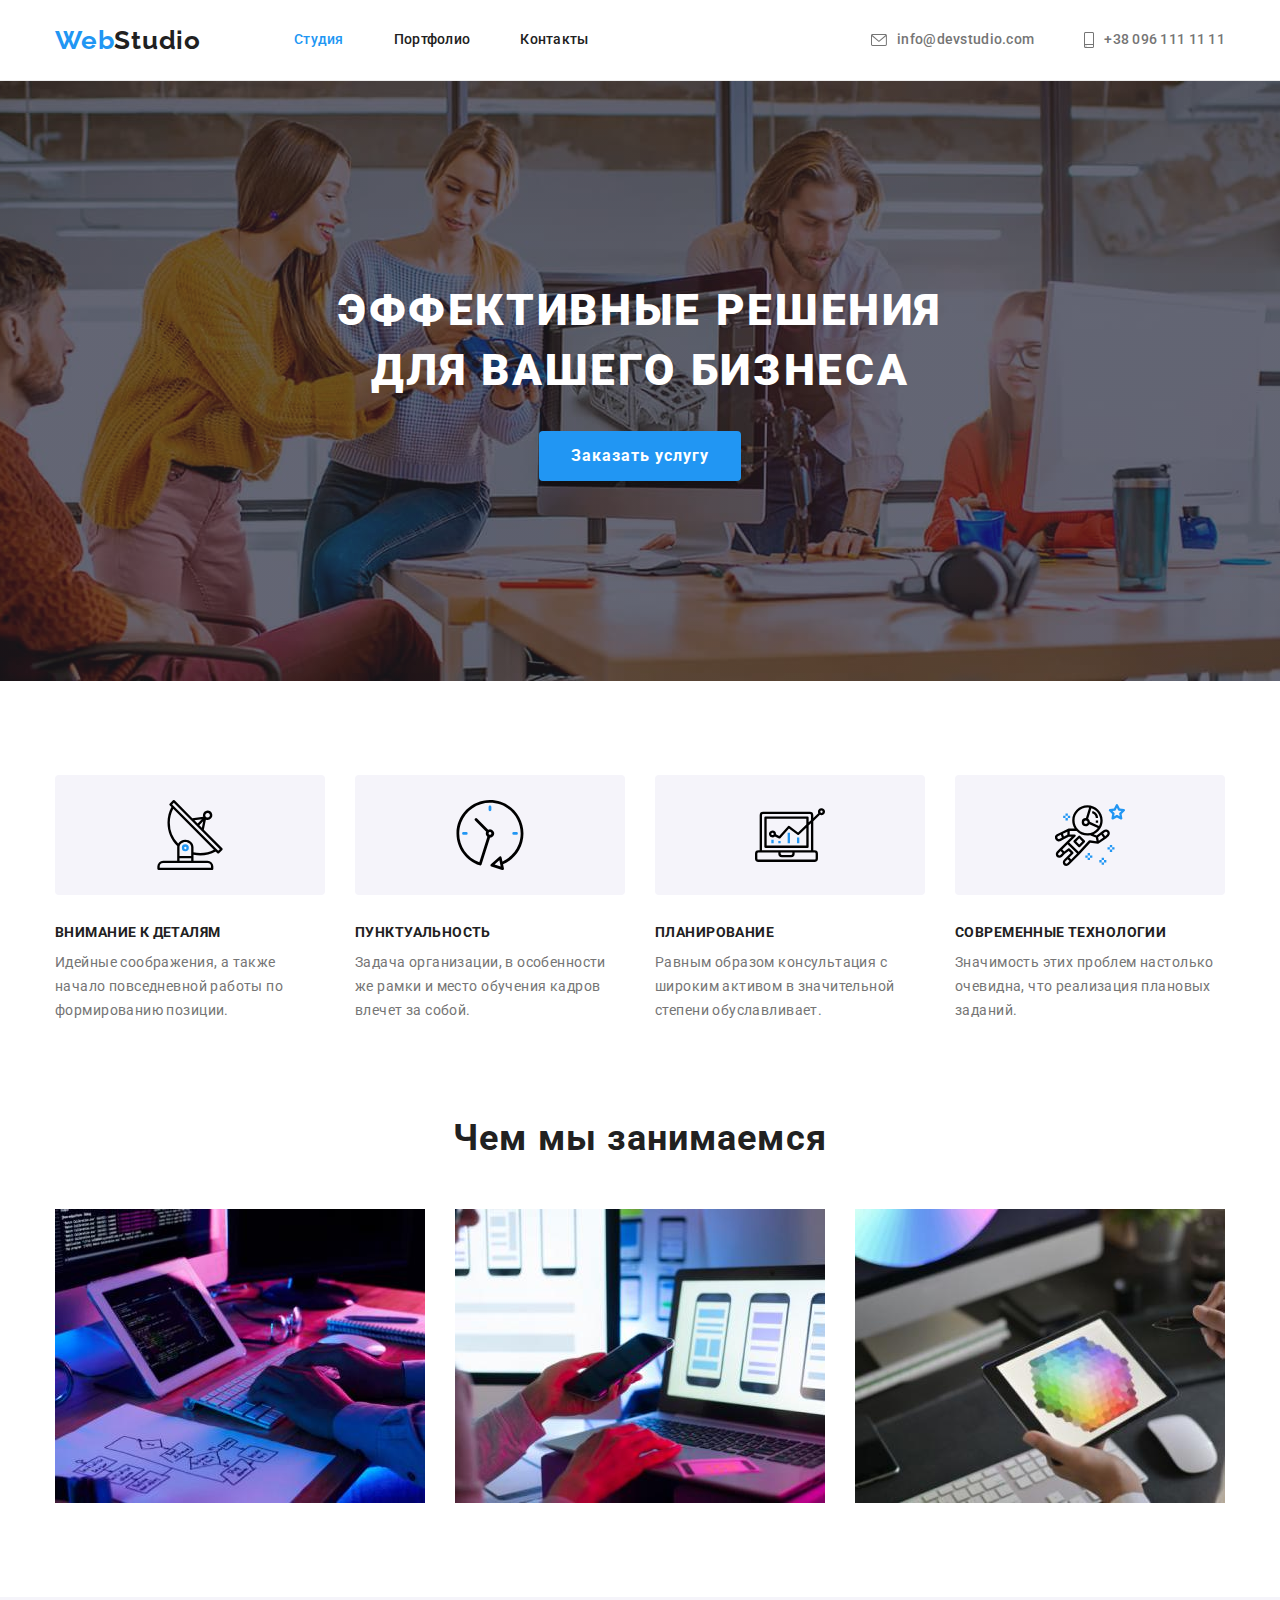
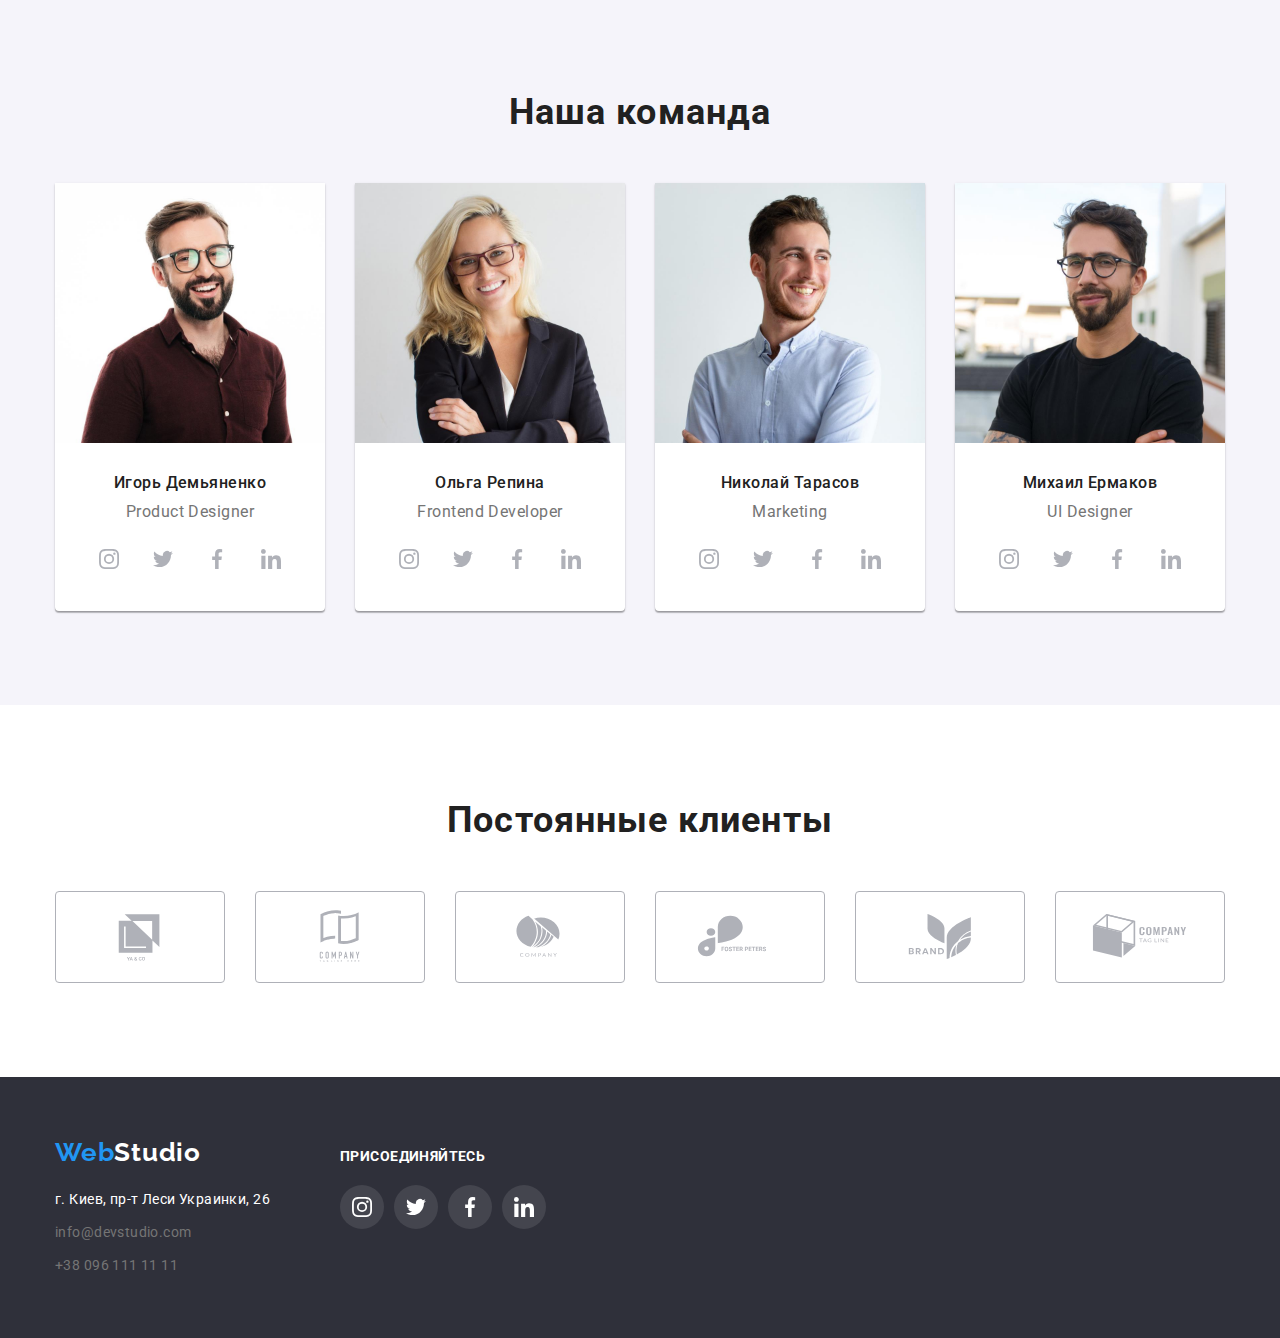
<file: index.html>
<!DOCTYPE html>
<html lang="ru">
  <head>
    <meta charset="UTF-8" />
    <meta http-equiv="X-UA-Compatible" content="IE=edge" />
    <meta name="viewport" content="width=device-width, initial-scale=1.0" />
    <title>Студия</title>
    <link rel="preconnect" href="https://fonts.googleapis.com" />
    <link rel="preconnect" href="https://fonts.gstatic.com" crossorigin />
    <link
      href="https://fonts.googleapis.com/css2?family=Raleway:wght@700&family=Roboto:wght@400;500;700;900&display=swap"
      rel="stylesheet"
    />
    <link rel="stylesheet" href="./css/modern-normalize.css" />
    <link rel="stylesheet" href="./css/styles.css" />
  </head>
  <body>
    <header class="header">
      <div class="container">
        <nav class="nav">
          <a href="/" lang="en" class="link logo"><span>Web</span>Studio</a>
          <ul class="nav-list list">
            <li class="item active">
              <a href="./index.html" class="link">Студия</a>
            </li>
            <li class="item">
              <a href="./portfolio.html" class="link">Портфолио</a>
            </li>
            <li class="item"><a href="" class="link">Контакты</a></li>
          </ul>
        </nav>
        <ul class="contacts-list list">
          <li class="item">
            <a href="mailto:info@devstudio.com" class="link mail">
              <svg class="icon icon-envelope" width="16" height="12">
                <use href="./images/icons.svg#icon-envelope"></use></svg
              >info@devstudio.com</a
            >
          </li>
          <li class="item">
            <a href="tel:+380961111111" class="link tel">
              <svg class="icon icon-smartphone" width="10" height="16">
                <use href="./images/icons.svg#icon-smartphone"></use></svg
              >+38 096 111 11 11</a
            >
          </li>
        </ul>
      </div>
    </header>
    <main class="index">
      <section class="section hero">
        <div class="container">
          <h1 class="hero-title title">
            Эффективные решения для вашего бизнеса
          </h1>
          <button type="button" class="hero-btn btn">Заказать услугу</button>
        </div>
      </section>
      <section class="section features">
        <div class="container">
          <h2 class="title visually-hidden">Преимущества</h2>
          <ul class="features-list list">
            <li class="features-list-item">
              <div class="thumb">
                <svg class="icon">
                  <use href="./images/icons.svg#icon-antenna"></use>
                </svg>
              </div>
              <h3 class="title">Внимание к деталям</h3>
              <p class="text">
                Идейные соображения, а также начало повседневной работы по
                формированию позиции.
              </p>
            </li>
            <li class="features-list-item">
              <div class="thumb">
                <svg class="icon">
                  <use href="./images/icons.svg#icon-clock"></use>
                </svg>
              </div>
              <h3 class="title">Пунктуальность</h3>
              <p class="text">
                Задача организации, в особенности же рамки и место обучения
                кадров влечет за собой.
              </p>
            </li>
            <li class="features-list-item">
              <div class="thumb">
                <svg class="icon">
                  <use href="./images/icons.svg#icon-diagram"></use>
                </svg>
              </div>
              <h3 class="title">Планирование</h3>
              <p class="text">
                Равным образом консультация с широким активом в значительной
                степени обуславливает.
              </p>
            </li>
            <li class="features-list-item">
              <div class="thumb">
                <svg class="icon">
                  <use href="./images/icons.svg#icon-astronaut"></use>
                </svg>
              </div>
              <h3 class="title">Современные технологии</h3>
              <p class="text">
                Значимость этих проблем настолько очевидна, что реализация
                плановых заданий.
              </p>
            </li>
          </ul>
        </div>
      </section>
      <section class="section we-doing">
        <div class="container">
          <h2 class="title">Чем мы занимаемся</h2>
          <ul class="we-doing-list list">
            <li class="we-doing-list-item">
              <img
                src="images/index/what-we-do-01.jpg"
                alt="Верстаем"
                width="370"
              />
            </li>
            <li class="we-doing-list-item">
              <img
                src="images/index/what-we-do-02.jpg"
                alt="Адаптируем сайт под разные устройства"
                width="370"
              />
            </li>
            <li class="we-doing-list-item">
              <img
                src="images/index/what-we-do-03.jpg"
                alt="Прорабатываем уникальный дизайн"
                width="370"
              />
            </li>
          </ul>
        </div>
      </section>
      <section class="section team">
        <div class="container">
          <h2 class="title">Наша команда</h2>
          <ul class="team-list list">
            <li class="team-list-item">
              <img
                src="images/index/igor.jpg"
                alt="Игорь Демьяненко"
                width="270"
              />
              <h3 class="title">Игорь Демьяненко</h3>
              <p class="position" lang="en">Product Designer</p>
              <ul class="social-list">
                <li class="social-list-item">
                  <a class="social-link" href=""
                    ><svg class="icon instagram">
                      <use href="./images/icons.svg#icon-instagram"></use></svg
                  ></a>
                </li>
                <li class="social-list-item">
                  <a class="social-link" href=""
                    ><svg class="icon twitter">
                      <use href="./images/icons.svg#icon-twitter"></use></svg
                  ></a>
                </li>
                <li class="social-list-item">
                  <a class="social-link" href=""
                    ><svg class="icon facebook">
                      <use href="./images/icons.svg#icon-facebook"></use></svg
                  ></a>
                </li>
                <li class="social-list-item">
                  <a class="social-link" href=""
                    ><svg class="icon linkedin">
                      <use href="./images/icons.svg#icon-linkedin"></use></svg
                  ></a>
                </li>
              </ul>
            </li>
            <li class="team-list-item">
              <img src="images/index/olga.jpg" alt="Ольга Репина" width="270" />
              <h3 class="title">Ольга Репина</h3>
              <p class="position" lang="en">Frontend Developer</p>
              <ul class="social-list">
                <li class="social-list-item">
                  <a class="social-link" href=""
                    ><svg class="icon instagram">
                      <use href="./images/icons.svg#icon-instagram"></use></svg
                  ></a>
                </li>
                <li class="social-list-item">
                  <a class="social-link" href=""
                    ><svg class="icon twitter">
                      <use href="./images/icons.svg#icon-twitter"></use></svg
                  ></a>
                </li>
                <li class="social-list-item">
                  <a class="social-link" href=""
                    ><svg class="icon facebook">
                      <use href="./images/icons.svg#icon-facebook"></use></svg
                  ></a>
                </li>
                <li class="social-list-item">
                  <a class="social-link" href=""
                    ><svg class="icon linkedin">
                      <use href="./images/icons.svg#icon-linkedin"></use></svg
                  ></a>
                </li>
              </ul>
            </li>
            <li class="team-list-item">
              <img
                src="images/index/nikolay.jpg"
                alt="Николай Тарасов"
                width="270"
              />
              <h3 class="title">Николай Тарасов</h3>
              <p class="position" lang="en">Marketing</p>
              <ul class="social-list">
                <li class="social-list-item">
                  <a class="social-link" href=""
                    ><svg class="icon instagram">
                      <use href="./images/icons.svg#icon-instagram"></use></svg
                  ></a>
                </li>
                <li class="social-list-item">
                  <a class="social-link" href=""
                    ><svg class="icon twitter">
                      <use href="./images/icons.svg#icon-twitter"></use></svg
                  ></a>
                </li>
                <li class="social-list-item">
                  <a class="social-link" href=""
                    ><svg class="icon facebook">
                      <use href="./images/icons.svg#icon-facebook"></use></svg
                  ></a>
                </li>
                <li class="social-list-item">
                  <a class="social-link" href=""
                    ><svg class="icon linkedin">
                      <use href="./images/icons.svg#icon-linkedin"></use></svg
                  ></a>
                </li>
              </ul>
            </li>
            <li class="team-list-item">
              <img
                src="images/index/michael.jpg"
                alt="Михаил Ермаков"
                width="270"
              />
              <h3 class="title">Михаил Ермаков</h3>
              <p class="position" lang="en">UI Designer</p>
              <ul class="social-list">
                <li class="social-list-item">
                  <a class="social-link" href=""
                    ><svg class="icon instagram">
                      <use href="./images/icons.svg#icon-instagram"></use></svg
                  ></a>
                </li>
                <li class="social-list-item">
                  <a class="social-link" href=""
                    ><svg class="icon twitter">
                      <use href="./images/icons.svg#icon-twitter"></use></svg
                  ></a>
                </li>
                <li class="social-list-item">
                  <a class="social-link" href=""
                    ><svg class="icon facebook">
                      <use href="./images/icons.svg#icon-facebook"></use></svg
                  ></a>
                </li>
                <li class="social-list-item">
                  <a class="social-link" href=""
                    ><svg class="icon linkedin">
                      <use href="./images/icons.svg#icon-linkedin"></use></svg
                  ></a>
                </li>
              </ul>
            </li>
          </ul>
        </div>
      </section>
      <section class="section partners">
        <div class="container">
          <h2 class="title">Постоянные клиенты</h2>
          <ul class="partners-list list">
            <li class="partners-list-item">
              <a class="partner-link" href=""
                ><svg class="icon">
                  <use href="./images/icons.svg#icon-client1"></use></svg
              ></a>
            </li>
            <li class="partners-list-item">
              <a class="partner-link" href=""
                ><svg class="icon">
                  <use href="./images/icons.svg#icon-client2"></use></svg
              ></a>
            </li>
            <li class="partners-list-item">
              <a class="partner-link" href=""
                ><svg class="icon">
                  <use href="./images/icons.svg#icon-client3"></use></svg
              ></a>
            </li>
            <li class="partners-list-item">
              <a class="partner-link" href=""
                ><svg class="icon">
                  <use href="./images/icons.svg#icon-client4"></use></svg
              ></a>
            </li>
            <li class="partners-list-item">
              <a class="partner-link" href=""
                ><svg class="icon">
                  <use href="./images/icons.svg#icon-client5"></use></svg
              ></a>
            </li>
            <li class="partners-list-item">
              <a class="partner-link" href=""
                ><svg class="icon">
                  <use href="./images/icons.svg#icon-client6"></use></svg
              ></a>
            </li>
          </ul>
        </div>
      </section>
    </main>
    <footer class="footer">
      <div class="container">
        <div class="address-container">
          <a href="/" lang="en" class="link logo"><span>Web</span>Studio</a>
          <address class="address">
            <p class="location">г. Киев, пр-т Леси Украинки, 26</p>
            <ul class="contacts-list list">
              <li class="item">
                <a href="mailto:info@devstudio.com" class="link mail"
                  >info@devstudio.com</a
                >
              </li>
              <li class="item">
                <a href="tel:+380961111111" class="link tel"
                  >+38 096 111 11 11</a
                >
              </li>
            </ul>
          </address>
        </div>
        <div class="social-container">
          <p class="title">Присоединяйтесь</p>
          <ul class="social-list">
            <li class="social-list-item">
              <a class="social-link" href=""
                ><svg class="icon instagram">
                  <use href="./images/icons.svg#icon-instagram"></use></svg
              ></a>
            </li>
            <li class="social-list-item">
              <a class="social-link" href=""
                ><svg class="icon twitter">
                  <use href="./images/icons.svg#icon-twitter"></use></svg
              ></a>
            </li>
            <li class="social-list-item">
              <a class="social-link" href=""
                ><svg class="icon facebook">
                  <use href="./images/icons.svg#icon-facebook"></use></svg
              ></a>
            </li>
            <li class="social-list-item">
              <a class="social-link" href=""
                ><svg class="icon linkedin">
                  <use href="./images/icons.svg#icon-linkedin"></use></svg
              ></a>
            </li>
          </ul>
        </div>
      </div>
    </footer>
  </body>
</html>
</file>
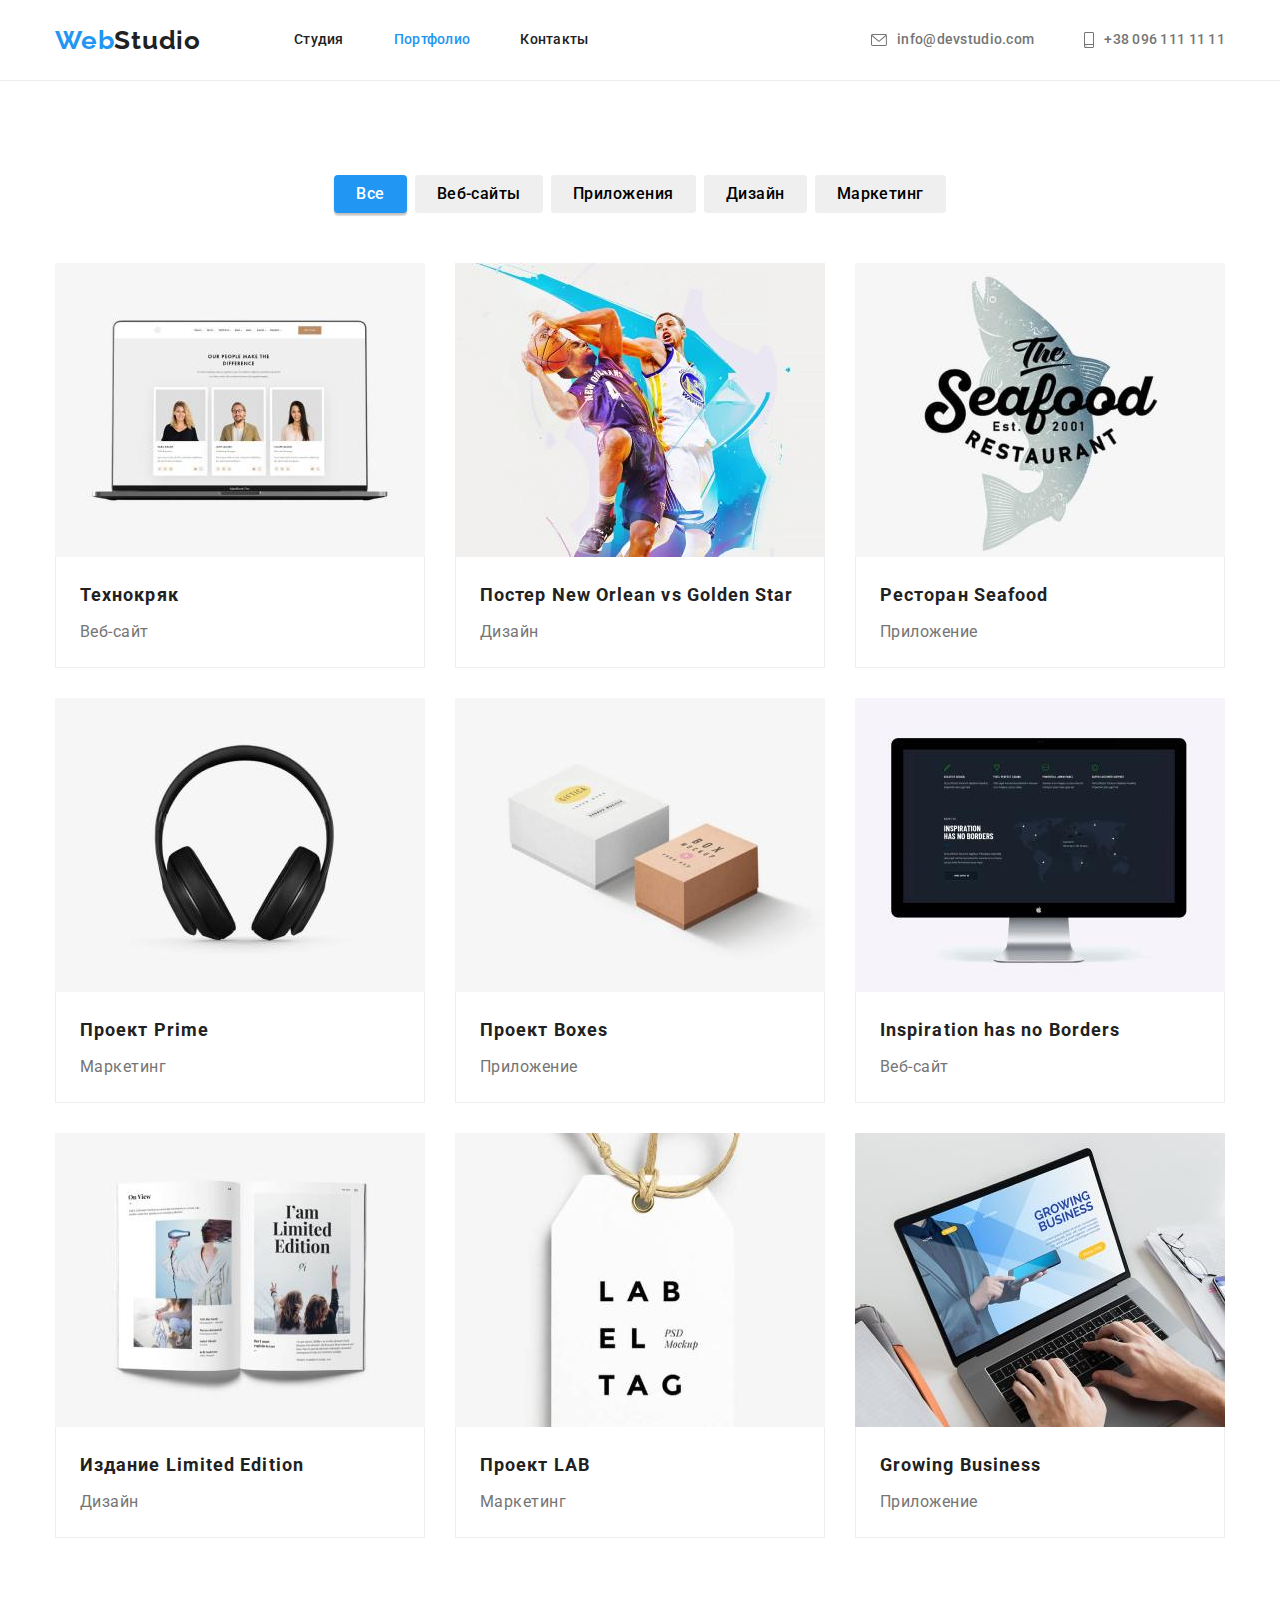
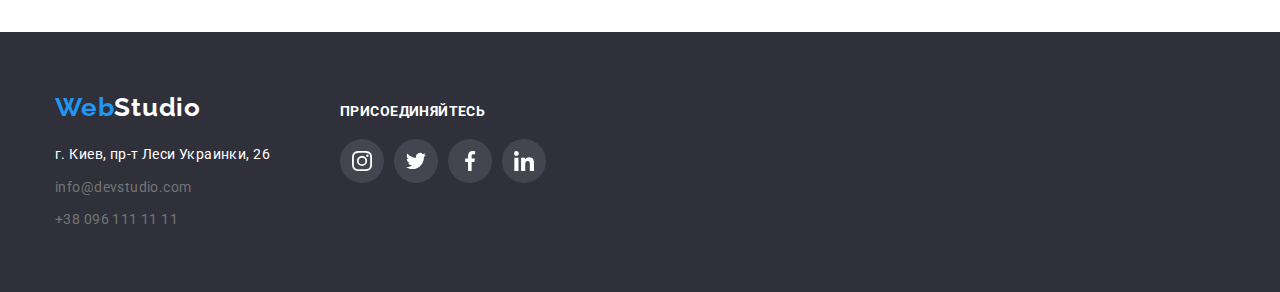
<file: portfolio.html>
<!DOCTYPE html>
<html lang="ru">
  <head>
    <meta charset="UTF-8" />
    <meta http-equiv="X-UA-Compatible" content="IE=edge" />
    <meta name="viewport" content="width=device-width, initial-scale=1.0" />
    <title>Портфолио</title>
    <link rel="preconnect" href="https://fonts.googleapis.com" />
    <link rel="preconnect" href="https://fonts.gstatic.com" crossorigin />
    <link
      href="https://fonts.googleapis.com/css2?family=Raleway:wght@700&family=Roboto:wght@400;500;700;900&display=swap"
      rel="stylesheet"
    />
    <link rel="stylesheet" href="./css/modern-normalize.css" />
    <link rel="stylesheet" href="./css/styles.css" />
  </head>
  <body>
    <header class="header">
      <div class="container">
        <nav class="nav">
          <a href="/" lang="en" class="link logo"><span>Web</span>Studio</a>
          <ul class="nav-list list">
            <li class="item">
              <a href="./index.html" class="link">Студия</a>
            </li>
            <li class="item active">
              <a href="./portfolio.html" class="link">Портфолио</a>
            </li>
            <li class="item"><a href="" class="link">Контакты</a></li>
          </ul>
        </nav>
        <ul class="contacts-list list">
          <li class="item">
            
            <a href="mailto:info@devstudio.com" class="link mail"
              ><svg class="icon icon-envelope" width=16 height=12>
              <use href=./images/icons.svg#icon-envelope></use>
            </svg>info@devstudio.com</a
            >
          </li>
          <li class="item">
             
            <a href="tel:+380961111111" class="link tel">
              <svg class="icon icon-smartphone" width=10 height=16>
              <use href=./images/icons.svg#icon-smartphone></use>
            </svg>+38 096 111 11 11</a>
          </li>
        </ul>
      </div>
    </header>
    <main class="portfolio">
      <section class="portfolio-section section">
        <div class="container">
          <h1 class="title visually-hidden">Наши работы</h1>
          <ul class="filter list">
            <li class="filter-item">
              <button type="button" class="btn active">Все</button>
            </li>
            <li class="filter-item">
              <button type="button" class="btn">Веб-сайты</button>
            </li>
            <li class="filter-item">
              <button type="button" class="btn">Приложения</button>
            </li>
            <li class="filter-item">
              <button type="button" class="btn">Дизайн</button>
            </li>
            <li class="filter-item">
              <button type="button" class="btn">Маркетинг</button>
            </li>
          </ul>
          <ul class="portfolio-projects-list list">
            <li class="project-item">
              <a class="wrap-link" href=""><img
                src="images/portfolio/technocrack.jpg"
                alt="Веб-сайт Технокряк"
                width="370"
              />
              <div class="content">
                <h2 class="title">Технокряк</h2>
                <p class="project-type">Веб-сайт</p>
              </div>
            </a></li>
            <li class="project-item">
              <a class="wrap-link" href=""><img
                src="images/portfolio/new-orlean-vs-golden-star.jpg"
                alt="Дизайн Постер New Orlean vs Golden Star"
                width="370"
              />
              <div class="content">
                <h2 class="title">Постер New Orlean vs Golden Star</h2>
                <p class="project-type">Дизайн</p>
              </div>
            </a></li>
            <li class="project-item">
              <a class="wrap-link" href=""><img
                src="images/portfolio/seafood.jpg"
                alt="Приложение Ресторан Seafood"
                width="370"
              />
              <div class="content">
                <h2 class="title">Ресторан Seafood</h2>
                <p class="project-type">Приложение</p>
              </div>
            </a></li>
            <li class="project-item">
              <a class="wrap-link" href=""><img
                src="images/portfolio/prime.jpg"
                alt="Маркетинг Проект Prime"
                width="370"
              />
              <div class="content">
                <h2 class="title">Проект Prime</h2>
                <p class="project-type">Маркетинг</p>
              </div>
            </a></li>
            <li class="project-item">
              <a class="wrap-link" href=""><img
                src="images/portfolio/boxes.jpg"
                alt="Приложение Проект Boxes"
                width="370"
              />
              <div class="content">
                <h2 class="title">Проект Boxes</h2>
                <p class="project-type">Приложение</p>
              </div>
            </a></li>
            <li class="project-item">
              <a class="wrap-link" href=""><img
                src="images/portfolio/inspiration-has-no-borders.jpg"
                alt="Веб-сайт Inspiration has no Borders"
                width="370"
              />
              <div class="content">
                <h2 class="title">Inspiration has no Borders</h2>
                <p class="project-type">Веб-сайт</p>
              </div>
            </a></li>
            <li class="project-item">
              <a class="wrap-link" href=""><img
                src="images/portfolio/limited-edition.jpg"
                alt="Дизайн Издание Limited Edition"
                width="370"
              />
              <div class="content">
                <h2 class="title">Издание Limited Edition</h2>
                <p class="project-type">Дизайн</p>
              </div>
            </a></li>
            <li class="project-item">
              <a class="wrap-link" href=""><img
                src="images/portfolio/lab.jpg"
                alt="Маркетинг Проект LAB"
                width="370"
              />
              <div class="content">
                <h2 class="title">Проект LAB</h2>
                <p class="project-type">Маркетинг</p>
              </div>
            </a></li>
            <li class="project-item">
              <a class="wrap-link" href=""><img
                src="images/portfolio/growing-business.jpg"
                alt="Приложение Growing Business"
                width="370"
              />
              <div class="content">
                <h2 class="title">Growing Business</h2>
                <p class="project-type">Приложение</p>
              </div>
            </a></li>
          </ul>
        </div>
      </section>
    </main>
   <footer class="footer">
      <div class="container">
        <div class="address-container">
          <a href="/" lang="en" class="link logo"><span>Web</span>Studio</a>
          <address class="address">
            <p class="location">г. Киев, пр-т Леси Украинки, 26</p>
            <ul class="contacts-list list">
              <li class="item">
                <a href="mailto:info@devstudio.com" class="link mail"
                  >info@devstudio.com</a
                >
              </li>
              <li class="item">
                <a href="tel:+380961111111" class="link tel"
                  >+38 096 111 11 11</a
                >
              </li>
            </ul>
          </address>
        </div>
        <div class="social-container">
          <p class="title">Присоединяйтесь</p>
          <ul class="social-list">
            <li class="social-list-item">
              <a class="social-link"
                ><svg class="icon instagram">
                  <use href="./images/icons.svg#icon-instagram"></use></svg
              ></a>
            </li>
            <li class="social-list-item">
              <a class="social-link"
                ><svg class="icon twitter">
                  <use href="./images/icons.svg#icon-twitter"></use></svg
              ></a>
            </li>
            <li class="social-list-item">
              <a class="social-link"
                ><svg class="icon facebook">
                  <use href="./images/icons.svg#icon-facebook"></use></svg
              ></a>
            </li>
            <li class="social-list-item">
              <a class="social-link"
                ><svg class="icon linkedin">
                  <use href="./images/icons.svg#icon-linkedin"></use></svg
              ></a>
            </li>
          </ul>
        </div>
      </div>
    </footer>
  </body>
</html>
</file>
<file: css/styles.css>
:root {
  --active-text-color: #2196f3;
  --prime-text-color: #757575;
  --secondary-text-color: #212121;
  --btn-text-color: #ffffff;
  --hero-btn-active-color: #188ce8;
  --prime-background-color: #ffffff;
  --secondary-background-color: #f5f4fa;
  --footer-background-color: #2f303a;
  --prime-icon-color: #afb1b8;
}
body {
  font-family: 'Roboto', sans-serif;
  background-color: var(--prime-background-color);
  color: var(--secondary-text-color);
}
header {
  border-bottom: 1px solid #ececec;
}

.section {
  padding: 94px 0;
}
.container {
  width: 1200px;
  padding-left: 15px;
  padding-right: 15px;
  margin: 0 auto;
}
ul {
  list-style: none;
  padding: 0;
  margin: 0;
}
img {
  display: block;
  max-width: 100%;
  height: auto;
}

.link {
  text-decoration: none;
}
a,
.btn {
  cursor: pointer;
}
.visually-hidden {
  position: absolute;
  white-space: nowrap;
  width: 1px;
  height: 1px;
  overflow: hidden;
  border: 0;
  padding: 0;
  clip: rect(0 0 0 0);
  clip-path: inset(50%);
  margin: -1px;
}
/************header*****************************/
.header > .container,
.nav,
.nav-list,
.contacts-list {
  display: flex;
  align-items: center;
}

.nav,
.nav-list > .item,
.contacts-list > .item {
  align-self: center;
}
.logo {
  font-family: 'Raleway', sans-serif;
  font-style: normal;
  font-weight: 700;
  font-size: 26px;
  line-height: 1.19;
  letter-spacing: 0.03em;
  color: var(--secondary-text-color);
  padding-top: 24px;
  padding-bottom: 24px;
}
.logo span {
  color: var(--active-text-color);
}
.nav-list {
  margin-left: 93px;
}
.nav-list .link,
.contacts-list .link {
  display: block;
  padding-top: 32px;
  padding-bottom: 32px;
  font-family: 'Roboto', sans-serif;
  font-weight: 500;
  font-size: 14px;
  line-height: 1.14;
  letter-spacing: 0.02em;
}
.contacts-list .link {
  display: flex;
  align-items: center;
}
.contacts-list .icon {
  margin-right: 10px;
  fill: currentColor;
}
.nav-list > .item:not(:first-child) {
  margin-left: 50px;
}
.nav-list .link {
  color: var(--secondary-text-color);
}
.nav + .contacts-list {
  margin-left: auto;
}
.contacts-list > .item:not(:last-child) {
  margin-right: 50px;
}
.contacts-list .link {
  color: var(--prime-text-color);
}
.nav-list > .active > .link {
  color: var(--active-text-color);
}
.nav-list .link:hover,
.nav-list .link:focus,
.contacts-list .link:hover,
.contacts-list .link:focus {
  color: var(--active-text-color);
}

/*****************main index*******************/
.hero {
  margin: 0 auto;
  height: 600px;
  max-width: 1600px;
  padding: 200px 0;
  text-align: center;
  color: var(--btn-text-color);
  background-image: linear-gradient(
      rgba(47, 48, 58, 0.4),
      rgba(47, 48, 58, 0.4)
    ),
    url(../images/index/hero-bg.jpg);
  background-repeat: no-repeat;
  background-size: cover;
  background-position: center;
  background-color: #c4c4c4;
}

.hero-title {
  width: 696px;
  margin: 0 auto 30px;

  font-weight: 900;
  font-size: 44px;
  line-height: 1.36;
  letter-spacing: 0.06em;
  text-transform: uppercase;
}
.hero-btn {
  display: block;
  margin: 0 auto;
  padding: 10px 32px;
  font-family: inherit;
  font-weight: 700;
  font-size: 16px;
  line-height: 1.87;
  box-shadow: 0px 4px 4px rgba(0, 0, 0, 0.15);
  border-radius: 4px;
  border: 0;
  letter-spacing: 0.06em;
  background-color: var(--active-text-color);
  color: var(--btn-text-color);
}
.hero .btn:hover,
.hero .btn:focus {
  background-color: var(--hero-btn-active-color);
}
.features-list {
  display: flex;
  justify-content: space-between;
}
.features-list-item {
  width: 270px;
}
.features-list-item:not(:last-child) {
  margin-right: 30px;
}
.features-list-item .thumb {
  display: flex;
  justify-content: center;
  align-items: center;
  height: 120px;
  width: 100%;

  margin-bottom: 30px;
  background-color: var(--secondary-background-color);
  border-radius: 4px;
}
.features-list-item .icon {
  width: 70px;
  height: 70px;
}
.features-list-item .title {
  margin-top: 0;
  margin-bottom: 10px;
  font-weight: 700;
  font-size: 14px;
  line-height: 1.14;
  letter-spacing: 0.03em;
  text-transform: uppercase;
}
.features-list-item .text {
  margin: 0;
  font-size: 14px;
  line-height: 1.71;
  letter-spacing: 0.03em;
  color: var(--prime-text-color);
}

.we-doing .title,
.team .title,
.partners .title {
  margin-top: 0;
  margin-bottom: 50px;
  font-weight: 700;
  font-size: 36px;
  line-height: 1.17;
  text-align: center;
  letter-spacing: 0.03em;
}
.section.we-doing {
  padding: 0 0 94px 0;
}
.we-doing-list {
  display: flex;
  justify-content: space-between;
}
.we-doing-list-item:not(:last-child) {
  margin-right: 30px;
}

.team {
  background-color: var(--secondary-background-color);
}
.team-list {
  display: flex;
  justify-content: space-between;
}
.team-list-item {
  width: 270px;
  padding-bottom: 30px;
  background-color: var(--prime-background-color);
  box-shadow: 0px 1px 3px rgba(0, 0, 0, 0.12), 0px 1px 1px rgba(0, 0, 0, 0.14),
    0px 2px 1px rgba(0, 0, 0, 0.2);
  border-radius: 0px 0px 4px 4px;
}
.team-list-item:not(:last-child) {
  margin-right: 30px;
}
.team-list-item > img {
  margin-bottom: 30px;
}
.team-list-item .title {
  margin-bottom: 10px;
  font-weight: 500;
  font-size: 16px;
  line-height: 1.19;
  text-align: center;
  letter-spacing: 0.03em;
}
.team-list-item .position {
  margin: 0 auto 16px;
  font-size: 16px;
  line-height: 1.19;
  text-align: center;
  letter-spacing: 0.03em;
  background-color: var(--prime-background-color);
  color: var(--prime-text-color);
}
.social-list {
  display: flex;
  justify-content: center;
}
.social-list-item {
  margin-right: 10px;
  width: 44px;
  height: 44px;
}
.social-list-item:last-child {
  margin-right: 0;
}
.social-link {
  fill: var(--prime-icon-color);
  display: flex;
  justify-content: center;
  align-items: center;
  border-radius: 50%;
  width: 100%;
  height: 100%;
}
.social-link:hover,
.social-link:focus {
  background-color: var(--active-text-color);
  fill: #ffffff;
  cursor: pointer;
}
.social-list .icon {
  width: 20px;
  height: 20px;
}
/********************main portfolio**********************/
.filter {
  display: flex;
  justify-content: center;
  margin-bottom: 50px;
}
.filter-item {
  background-color: var(--secondary-background-color);
  border-radius: 4px;
}
.filter-item:not(:last-child) {
  margin-right: 8px;
}
.filter .btn {
  font-family: 'Roboto', sans-serif;
  font-style: normal;
  font-weight: 500;
  font-size: 16px;
  line-height: 1.62;
  text-align: center;
  letter-spacing: 0.03em;
  border-radius: 4px;
  border: none;
  padding: 6px 22px;
}
.filter .btn:hover,
.filter .btn:focus,
.btn.active {
  background-color: var(--active-text-color);
  color: var(--btn-text-color);
  box-shadow: 0px 3px 1px rgba(0, 0, 0, 0.1), 0px 1px 2px rgba(0, 0, 0, 0.08),
    0px 2px 2px rgba(0, 0, 0, 0.12);
  border-radius: 4px;
}
.portfolio-projects-list {
  display: flex;
  flex-wrap: wrap;
}
.project-item {
  width: 370px;
  /* width: calc((100% - 60px) / 3); */
  margin-right: 30px;
  margin-bottom: 30px;
  background-color: var(--prime-background-color);
  /* border: 1px solid #eeeeee;                                вместо border в .project-item > .content */
}
.project-item .wrap-link:hover,
.project-item .wrap-link:focus {
  box-shadow: 0px 1px 1px rgba(0, 0, 0, 0.12), 0px 4px 4px rgba(0, 0, 0, 0.06),
    1px 4px 6px rgba(0, 0, 0, 0.16);
}
.project-item:nth-child(3n) {
  margin-right: 0;
}
.project-item:nth-last-child(-n + 3) {
  margin-bottom: 0;
}
.project-item .wrap-link {
  display: block;

  text-decoration: none;
}
.project-item .content {
  display: flex;
  flex-direction: column;
  padding: 20px 24px;
  border-right: 1px solid #eeeeee;
  border-bottom: 1px solid #eeeeee;
  border-left: 1px solid #eeeeee;
}
.project-item .title {
  margin-top: 0;
  margin-bottom: 4px;
  font-weight: 700;
  font-size: 18px;
  line-height: 2;
  letter-spacing: 0.06em;
  color: var(--secondary-text-color);
}
.project-item .project-type {
  margin: 0;
  font-size: 16px;
  line-height: 1.87;
  letter-spacing: 0.03em;
  color: var(--prime-text-color);
}
.partners-list {
  display: flex;
  justify-content: center;
}

.partners-list-item {
  margin-right: 30px;
  width: 170px;
  height: 92px;
}
.partners-list-item:last-child {
  margin-right: 0;
}
.partner-link {
  border: 1px solid var(--prime-icon-color);
  box-sizing: border-box;
  border-radius: 4px;
  fill: var(--prime-icon-color);
  display: flex;
  justify-content: center;
  align-items: center;
  width: 100%;
  height: 100%;
}
.partner-link:hover,
.partner-link:focus {
  fill: var(--active-text-color);
  border: 1px solid var(--active-text-color);
  cursor: pointer;
}

.partners-list-item .icon {
  width: 106px;
  height: 60px;
}
/*************************footer*************************/
.footer {
  padding-top: 60px;
  padding-bottom: 60px;
  background-color: var(--footer-background-color);
}
.footer .container {
  display: flex;
  align-items: baseline;
}
.footer .address-container {
  display: flex;
  flex-direction: column;
  margin-right: 70px;
}
.footer .social-container {
  display: flex;
  flex-direction: column;
}
.social-container .title {
  text-transform: uppercase;
  margin-top: 0;
  margin-bottom: 20px;
  font-weight: 700;
  font-size: 14px;
  line-height: 1.17;
  letter-spacing: 0.03em;
  color: #ffffff;
}
.footer .social-link {
  background-color: rgba(255, 255, 255, 0.1);
  fill: #ffffff;
}
.footer .social-link:hover,
.footer .social-link:focus {
  background-color: var(--active-text-color);
  fill: #ffffff;
  cursor: pointer;
}
.footer .logo {
  margin-bottom: 20px;
  padding: 0;
  color: var(--btn-text-color);
}
.address {
  font-size: 14px;
  font-style: normal;
  font-weight: normal;
  line-height: 1.71;
  letter-spacing: 0.03em;
}
.location {
  margin-top: 0;
  margin-bottom: 9px;

  color: var(--btn-text-color);
}
.footer .contacts-list {
  display: block;
}
.footer .contacts-list .item:first-child {
  margin: 0 0 9px 0;
}
.footer .contacts-list .link {
  padding: 0;
  font-weight: inherit;
  line-height: 1.71;
  letter-spacing: 0.03em;
}
</file>
